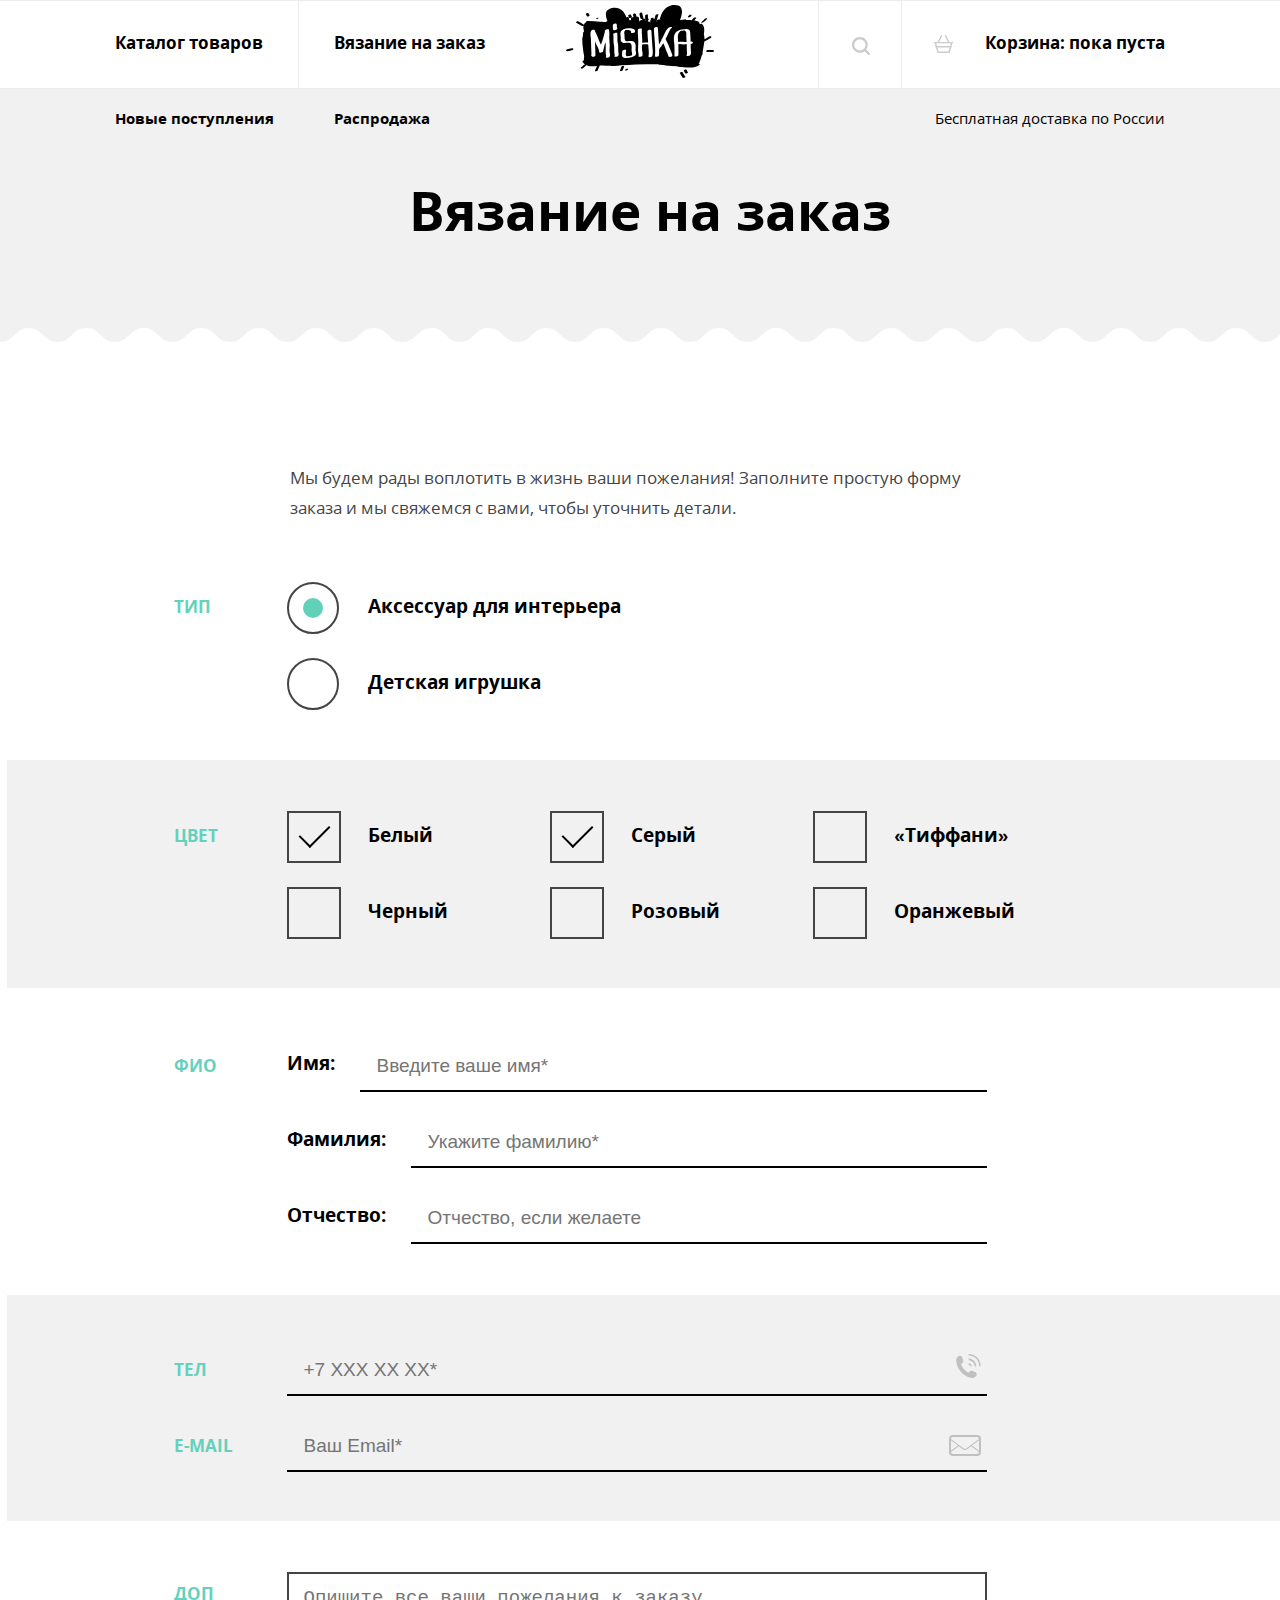
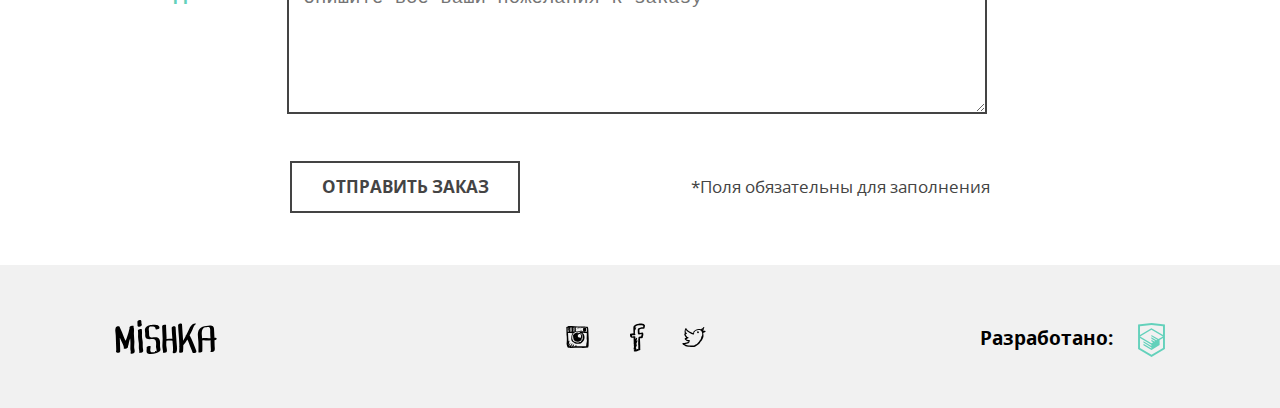
<file: form.html>
<!DOCTYPE html>
<html lang="ru">

  <head>
    <meta charset="utf-8">
    <title>HTML Academy: Мишка - Форма заказа</title>
    <meta name="viewport" content="width=device-width,initial-scale=1" />
    <link href="css/style.min.css" rel="stylesheet">
  </head>

  <body class="page">
    <svg style="display:none;" xmlns="http://www.w3.org/2000/svg"><symbol id="icon-cart" viewBox="264.205 370.961 20.294 18.849"><path d="M283.75 378.19h-3.151l-3.407-6.814a.75.75 0 1 0-1.341.671l3.071 6.143h-9.138l3.072-6.143a.75.75 0 0 0-1.341-.671l-3.407 6.814h-3.151a.75.75 0 0 0 0 1.5h.157l.855 2.991a.737.737 0 0 0-.316.595c0 .396.309.71.697.739l1.656 5.795h12.697l1.656-5.795a.745.745 0 0 0 .698-.739.738.738 0 0 0-.316-.596l.854-2.991h.157a.75.75 0 1 0-.002-1.499zm-4.181 10.121h-10.433l-1.224-4.284h12.881l-1.224 4.284zm1.653-5.785h-13.739l-.81-2.836h15.359l-.81 2.836z"/></symbol><symbol id="icon-fb" viewBox="56.519 49.996 14.962 27.718"><path d="M68.181 55.188c1.026.029 1.993 0 2.681-.3.391-.818.556-1.854.619-2.989-.19-.015-.062-.337-.207-.399-.029-.202-.278-.195-.309-.398-.277-.165-.457-.422-.723-.598-.727-.162-1.44-.335-2.164-.499-.849.044-1.895-.103-2.58.1-2.619-.04-3.997 1.12-5.259 2.392-.023.078-.003.197-.105.199-.574 1.587-.125 3.621-.204 5.581.099.436.107.958.204 1.395-.998.296-2.212.387-3.402.499-.317.324-.178 1.089-.206 1.693.085.583.278 1.06.413 1.595.211.193.596.396.825.498.065.029.071.082.103.1.506.268 1.451.008 2.268.1-.136 1.978.256 3.915 0 5.68.007.327.295.382.208.798-.001.963-.067 1.99.208 2.69-.287.455-.497.982-.415 1.794.122.016.114.157.105.299-.075.47.643.175.515.698.162.456-.428.184-.413.498v.896c.53.285 1.462.182 2.268.199.908-.419 2.188-.479 2.785-1.196.459.235.916-.014 1.238-.199-.018-.315.273-.333.205-.698-.004-.328-.173-.496-.103-.896v-2.89c-.206-2.293-.048-4.938-.309-7.176.888-.105 1.917-.075 2.578-.398.357-.451.377-1.23.516-1.895.177-.226.221-.583.206-.996.19-.213.068-.729.104-1.096-.141-.595-.168-1.3-.825-1.39-.884-.235-2.043.595-2.991.299.049-1.134-.293-2.342 0-3.388.746-.181 1.446-.4 2.166-.602zm-3.818 4.783c.117.254.254.486.414.698.079.022.203.003.205.101a10.319 10.319 0 0 0 3.096-.299c0 .998-.271 1.733-.518 2.492-.662.045-1.467.3-1.958.198-.276.165-.372.506-.62.698-.049.441.142.495 0 .797-.201.137-.055.611-.205.796v1.496c.085.281-.146.258-.104.497v3.488c-.085.281.146.258.104.498v2.989c.063.271-.132.791.103.896-.07.364-.412-.021-.824.1-.528.122-.926.369-1.548.4.117-.353.32-.622.311-1.097.049-.381-.365-.312-.516-.49.193-.644.562-1.117.722-1.793.197-.515.714-1.298.31-1.794-.522-.105-.521.293-.826.398-.022.077-.002.196-.103.199-.023.077-.003.196-.103.199.01.12-.151.062 0 0 .022-.078.002-.197.103-.199.023-.077.002-.197.103-.199v-.299c.368-.575.67-1.214.826-1.993.191-.28.283-.656.412-.997.156-.262.34-.869.104-1.195-.517.033-.796.295-.93.697-.32-.189.161-.434.104-.697.138-.231.169-.566.309-.797.202-.413.564-1.304 0-1.596-.438-.023-.612.207-.723.498-.214.191-.43.383-.516.698-.373-.07-.143-.727-.206-1.097-.067-.52.122-.899 0-1.195-.56-.799-2.026-.105-3.197-.299-.108-.307-.222-.984-.104-1.195 1.045-.088 2.479.201 3.197-.199.024-.078.003-.197.104-.199.094-.723-.271-1-.515-1.396.232-.806.04-2.02.104-2.989.233-.141.328-.414.515-.598.112-.955.673-1.476.722-2.49-.273.001-.607-.055-.619.199-.302-.114-.382.479-.515.199-.112-.541.246-.626.309-.997.599-.418 1.212-.82 1.856-1.195 1.741-.244 4.648-.449 6.086.198.051.616-.287.854-.207 1.496h-1.546c-1.092.24-1.987.672-2.991.997-.24.066-.276.331-.516.398-.036.396-.225.646-.311.996-.079 1.431.133 2.589.102 3.978z"/></symbol><symbol id="icon-insta" viewBox="53.115 53.19 21.769 21.334"><path d="M74.881 65.336c-.013-2.395-.344-4.788-.303-7.135a37.854 37.854 0 0 0-.152-2.278c-.105-.3-.111-.699-.152-1.062-.26-.17-.222-.64-.456-.835-.423-.233-1.201-.114-1.744-.22-.657-.026-1.254-.115-1.899-.153-1.936-.101-3.973-.076-5.996-.076-2.001 0-3.954-.145-5.695-.379h-2.202c-.097.004-.105.098-.227.076-.599.034-1.077.188-1.595.303-.21.119-.421.235-.683.304-.136.192-.513.145-.607.379-.186.212.185.451 0 .607v.911c.173.13.027.58.075.835v.987c-.017 1.281.134 2.397.076 3.72.467 2.762.374 6.537.076 9.413.155.579.363 1.105.455 1.746.256.479.335 1.133.683 1.52.502.206 1.233.186 1.898.229.383.098.667.293 1.14.3 2.843-.21 5.496-.154 8.427-.229 2.704.24 5.802.188 8.275-.228.195-.134.128-.529.228-.76-.056-.385.207-.449.228-.759.131-2.395.164-4.789.15-7.216zm-12.982-6.225c.757-.153 1.48-.341 2.429-.304.71.076 1.287.283 1.897.456.116.184-.243.547.153.684v.076c.059.017.149.002.151.076.445.035.794.167 1.063.379.45.055.536.476 1.138.3-.091.213-.084.524-.075.835.324 1.183.475 2.81.303 4.252-.164.163-.215.442-.303.683-.311.322-.481.785-.836 1.062-.095.236-.25.408-.454.533-.116.213-.206.452-.457.53-.298.163-.577.011-.834-.076-.446.162-.904.312-1.215.607-.816-.096-1.648-.175-2.43-.304-.242-.139-.487-.273-.835-.305a1.997 1.997 0 0 0-.836-.455c-.101-.127-.337-.118-.455-.229-.198-.029-.229-.227-.456-.229-.118-.412-.443-.618-.532-1.062-.226-.331-.308-.805-.455-1.215-.043-1.434.091-2.692.379-3.796.346-.591.779-1.094 1.138-1.67.249.021.365-.09.38-.304.306.053.434-.072.684-.075.257.008.269-.309.458-.449zm-1.67-2.733c-.117-.263-.066-.691-.075-1.062-.007-.285.278-.279.304-.532-.003-.074-.093-.059-.152-.076.126-.146.701-.097.834 0 .132.537-.354.455-.531.684.011.167.322.032.456.076.029.854-.059 1.496 0 2.202h-.456c-.007.234.229.226.456.228-.059.286.092.363.075.607-.226.153-.716.042-1.062.075-.103-.594.235-1.375.151-2.202zm-.683-1.594c.088-.013.134.016.151.076.179.253.01.683-.076.911-.173-.179-.026-.682-.075-.987zm.152 1.822c-.132-.069-.168-.237-.152-.456.132.071.167.238.152.456zm0 1.367c-.058.139-.082-.045-.076-.152.058-.139.081.045.076.152zm-.152.228c.175-.024.084.219.228.227-.009.193-.283.179-.38.077.039-.112.113-.193.152-.304zm-2.354-1.216c.006-.108.013-.214-.076-.228-.073-.733.13-1.415 0-1.973.25-.155.769-.042 1.139-.077v1.139c-.088.064-.203.101-.379.077-.054.28.324.131.379.304.008.853-.056 1.777.152 2.429-.565-.059-.906.107-1.442.076.097-.612-.019-1.435.531-1.594-.012-.141-.257-.047-.304-.153zm-.531 0c-.204.021-.217-.534-.077-.607.328.006.249.501.077.607zm-.152.988c.077-.312.034-.304.075-.683.228.013.26.77-.075.683zm.228-2.05c-.263.054-.273-.266-.153-.38.263-.053.272.267.153.38zm0-1.139c.033.159-.052.201-.076.304-.176.023-.084-.219-.229-.229.025-.102.191-.062.305-.075zm-.228 3.721c.148-.031.11.345-.076.227a.363.363 0 0 0 .076-.227zm-.684-3.721c.029.259-.438.32-.379 0h.379zm-.987.076c-.034.219-.326.179-.379.379-.214-.17.084-.468.379-.379zm-.455.759c.226-.205.451-.41.684-.607-.021-.123.071-.131.076-.228h.229c.102.381-.261.296-.305.531.021.122-.072.131-.075.227.02.335.121.588.075.988-.27.008-.276.28-.607.227.022-.428-.135-.674-.077-1.138zm.076 3.265V57.29c.195-.185.396-.364.607-.532.295.489.179 1.392.455 1.897-.275.157-.75.111-1.062.229zM72.68 69.968c-.109.954-.158 1.968-.379 2.809-2.89.123-6.02.005-8.883.153-.199.045-.273-.031-.229-.229-.253 0-.258.247-.531.229.201-.336.438-.898.151-1.291-.797.013-.797.821-1.138 1.291-.686-.053-1.137.127-1.823.075.18-.705.75-1.021.911-1.745-.395-.55-.989.138-1.214.455-.204.48-.557.81-.76 1.29H57.8c.238-.469.489-.926.759-1.366.171-.512.625-.741.683-1.367-.157-.28-.42-.029-.683 0-.123.182-.272.335-.38.531-.232.376-.501.714-.684 1.14-.181.208-.335.003-.53.227-.389.271-.581.736-.988.987-.174-.06.039-.356.153-.38.045-.181-.096-.55.075-.607.063-.366.212-.647.379-.91.119-.742.521-1.199.684-1.898-.559.099-.674.643-.988.987-.212.445-.542.772-.683 1.291-.174-.131-.028-.58-.076-.836.122-.586.298-1.119.38-1.746.133-.22.173-.535.228-.834.168-.209.046-.61-.077-.761-.226.027-.374.133-.455.304-.192-.032-.193.506-.304.304-.045-2.587-.451-4.812-.456-7.438.026-.331-.183-.424-.228-.685 1.629.028 3.121.091 4.783.229-.089.139-.199.257-.304.379-.144.07-.226.173-.378.304-.604 1.653-.975 3.984-.607 6.15.229.58.589 1.029.986 1.441.907.485 1.635 1.149 2.506 1.671 1.701.361 3.84.369 5.541 0 .236-.12.484-.226.685-.38 1.364-1.242 2.753-2.459 2.961-4.859v-1.367c-.197-1.598-.688-2.905-1.747-3.644.331-.22 1.099.043 1.67.076.223.013.447.014.684 0 .408-.024.928-.055 1.443 0 .144.187.113.544.228.76-.062 1.684-.192 3.3-.152 5.087.103.454.127.986.229 1.441-.091.973-.237 1.89-.457 2.732zm.379-11.16c-.639-.12-1.232-.284-1.897-.379.072-.333.799-.01.987-.228.385-.223.295-.92.304-1.51.032-.348.114-.644.076-1.063-.401-.951-1.783-.421-2.886-.455-.225.718-.47 1.8-.304 2.657.169.49 1.024.292 1.519.456-.14.332-.688.057-.987.076-.296-.083-.707-.052-.986-.151-2.285.078-4.284.004-6.529.151.117-1.248.063-2.465-.076-3.645h3.112c-.344.364-.912.507-1.29.835-.44.244-.861.505-1.139.911.249.134.535-.245.759-.379.355-.074.479-.381.835-.455.423-.438 1.096-.625 1.67-.912.378-.022.697.013.987.077 1.283.007 2.456.126 3.796.076.614.145 1.45.069 1.974.304.107.298.231.579.305.911.008.986-.149 1.816-.23 2.723zm-5.845-3.72c.11-.047-.009-.092 0 0zm0 0c-.529.154-1.019.348-1.367.682.484-.198 1.059-.306 1.367-.682zm1.062.607c.111-.047-.007-.091 0 0zm-1.746.911c.727-.158 1.181-.591 1.746-.911-.437.019-.592.32-.987.379-.215.217-.6.26-.759.532zm-.683-.835c-.111.047.007.092 0 0zm-.683.607c.11-.046-.008-.092 0 0zm-.075.076c.063.014.07-.03.075-.076-.064-.014-.072.03-.075.076zm-.077.076c.064.014.072-.03.077-.076-.067-.013-.072.029-.077.076zm-.834.608c.346-.134.613-.348.834-.607a2.018 2.018 0 0 0-.834.607zm2.276.987c.533-.049.749-.416 1.215-.531.284-.298.784-.381.987-.76-.56.023-.766.399-1.216.531-.284.297-.751.413-.986.76zm-2.276-.987c-.317-.074-.016.227 0 0zm-.533.379c.021.021.115-.037.076-.077-.021-.02-.116.038-.076.077zm2.809.608c-.11.047.007.091 0 0zm-1.14 1.821c-.223-.231-.676-.233-.986-.379-.697-.038-1.223.093-1.746.229-.304.151-.607.304-.91.454-.266.166-.444.417-.76.532-.205.225-.352.51-.684.607-.004.223-.173.281-.304.379-.089.115-.094.312-.227.381-.007.12.036.29-.076.303.108 1.512.291 2.948.683 4.177.287.623.975.846 1.442 1.29.589.297 1.328.444 2.126.531.277-.052.553-.105.911-.076a5.088 5.088 0 0 0 2.81-1.441c.1-.281.252-.508.455-.684-.254-.671.293-1.098.455-1.59.002-1.344-.201-2.48-.607-3.415-.256-.579-.92-.751-1.366-1.139-.059-.018-.15-.003-.151-.077-.269-.136-.733-.239-1.065-.082zm-3.415 4.327c-.113-.063-.109-.244-.152-.379.256-.078.118.237.152.379zm.076.305c.041-.117.079-.006.076.075-.04.118-.079.005-.076-.075zm.456-2.051c.015-.086.075-.042.075 0-.014.087-.075.043-.075 0zm1.67-2.125c-.203.258.041.576.077.836-.305-.039-.574-.887-.077-.836zm.379 3.948c-.04-.038.055-.097.076-.076.04.038-.054.097-.076.076zm.759 2.884c.034-.109.066.008.152 0-.018.097-.15.077-.152 0zm2.201-2.581c-.233-.057-.145.208-.379.152.069-.159.118-.338.229-.455.134.019.172.13.15.303zm-1.137-3.796c.211.119.441.217.606.381.085.219.243.363.38.529.058.778.179 1.492.151 2.354-.257.099-.438.271-.683.381-.78-.006-1.358-.212-1.897-.456-.171-.259-.355-.505-.532-.759v-1.062c.17-.185.319-.391.456-.607.228-.127.508-.201.454-.607-.038-.062-.078-.124-.075-.229.158.045.245.159.379.229.323.017.41-.2.761-.154z"/></symbol><symbol id="icon-mail" viewBox="0 0 32 32"><path d="M28 5H4a4 4 0 0 0-4 4v13a4 4 0 0 0 4 4h24a4 4 0 0 0 4-4V9a4 4 0 0 0-4-4zM2 10.25l6.999 5.25L2 20.75v-10.5zM30 22c0 1.104-.898 2-2 2H4c-1.103 0-2-.896-2-2l7.832-5.875 4.368 3.277a3 3 0 0 0 3.599 0l4.369-3.277L30 22zm0-1.25l-7-5.25 7-5.25v10.5zm-12.801-2.148c-.35.263-.763.4-1.199.4s-.851-.139-1.2-.4L10.665 15.5l-.833-.625L2 9.001V9c0-1.103.897-2 2-2h24c1.102 0 2 .897 2 2l-12.801 9.602z"/></symbol><symbol id="icon-phone" viewBox="0 0 24.829 24.333"><path d="M17.321 24.333h-1.115c-4.904-.58-8.497-2.857-11.11-5.772C2.473 15.637.402 11.875 0 6.817V5.459c.091-.921.544-1.55 1.067-2.086.65-.666 1.63-1.522 2.522-1.553.659-.022 1.78.451 2.232 1.066.388.53.595 1.59.775 2.378.185.797.6 1.95.485 2.717-.176 1.196-1.764 1.703-2.231 2.572 1.551 3.721 4.089 6.456 7.472 8.345.847-.465 1.595-1.864 2.767-1.892.428-.012.972.209 1.406.34.477.143.891.326 1.311.484.705.266 1.957.621 2.378 1.213.433.61.681 1.608.581 2.231-.194 1.234-2.227 2.603-3.444 3.059zM12.529 1.528c5.949 0 10.771 4.822 10.771 10.771h1.529C24.829 5.507 19.323 0 12.529 0v1.528z"/><path d="M12.529 9.327v1.552a1.42 1.42 0 0 1 1.421 1.42h1.553a2.973 2.973 0 0 0-2.974-2.972zM12.529 6.246a6.054 6.054 0 0 1 6.056 6.054h1.588a7.642 7.642 0 0 0-7.644-7.641v1.587z"/></symbol><symbol id="icon-search" viewBox="-0.8 -0.8 17.6 17.6"><path d="M16.47 14.93l-3.415-3.415A7.67 7.67 0 0 0 14.6 6.899C14.6 2.646 11.153-.8 6.9-.8S-.8 2.646-.8 6.899s3.446 7.7 7.699 7.7c1.734 0 3.326-.58 4.613-1.546l3.417 3.416c.203.202.418.33.771.33a1.1 1.1 0 0 0 1.1-1.1c0-.24-.061-.499-.33-.769zM1.399 6.899a5.5 5.5 0 1 1 11 0c0 3.038-2.462 5.5-5.5 5.5s-5.5-2.461-5.5-5.5z"/></symbol><symbol id="icon-twitter" viewBox="52.253 53.771 23.494 20.168"><path d="M75.706 57.855c-.227-.366-.909-.277-1.407-.371h-1.112c.142-.353.343-.646.52-.963.056-.438.254-.734.223-1.26.129-.167.176-.417.296-.593.104-.144.242-.477.074-.667-.051-.221-.295-.249-.593-.222a.515.515 0 0 0-.222.148c-.448.433-.778 1.014-1.261 1.408-.009.008-.062 0-.074 0-.087.005-.033.046-.075.074-.146.098-.257.152-.369.223-.284.176-.547.445-.891.519-.529-.211-1.156-.326-1.852-.37-1.157.102-2.303.215-3.038.741-.911.35-1.477 1.042-2.149 1.63-.049.32-.342.398-.37.741-.005.045-.012.088-.073.074.043.241-.051.345-.074.519-.001.133.199.431 0 .52-.822-.12-1.485-.63-2.149-.964-.718-.36-1.468-.604-2.074-1.111-.716-.322-1.26-.816-1.778-1.334-.208-.312-.542-.496-.667-.89-.379-.164-.175-.912-.741-.889-.315-.043-.345.199-.444.37-.07.227-.361.232-.371.519-.004.046-.011.088-.074.075-.17 1.089-.527 1.992-.519 3.26.129.415.35.738.593 1.038-.418.051-.716.222-.89.519-.06 1.073.378 1.647.742 2.297.134.384.352.685.593.963.017.229.206.288.296.445.019.105.123.125.149.223-.04.105.289.18.073.221-.413.131-1.016.07-1.259.371-.109.279-.109.833 0 1.111.034.237.282.262.296.519.499.417 1.082.747 1.631 1.112.574.166 1.211.271 1.852.37-.102.343-.338.551-.593.741-.78.381-1.849.474-2.742.74-.555.038-.956.23-1.556.223-.333.127-.854.075-1.112.223-.122.068-.102.096-.222.221-.134.412.111.74.444.89-.005.253.219.276.371.371.089.183.254.29.445.37.544.468 1.268.759 1.927 1.112.83.183 1.648.376 2.52.519.896.116 1.901.124 2.816.222h.963c.511.132 1.23.054 1.853.074.095-.102.322-.073.519-.074.522-.269 1.196-.385 1.631-.74.574-.241.989-.642 1.557-.89.866-.765 1.937-1.324 2.519-2.37.205-.189.351-.438.445-.74.265-.156.385-.454.593-.667.404-.41.706-.924 1.037-1.4.319-.496.576-1.054.89-1.556-.01-.405.306-.484.296-.89.193-.226.177-.662.371-.88-.033-.255.029-.415.074-.594.047-1.281-.047-2.422-.297-3.407.588-.155 1.181-.302 1.631-.593.52-.206.993-.603.808-1.281zm-3.408 4.076c-.153.859-.615 1.41-1.038 2.001.059.379-.104.538-.073.889a4.303 4.303 0 0 0-.371 1.037c-.203.267-.332.606-.519.89-.366.548-.777 1.051-1.186 1.557-.378.56-.912.965-1.334 1.481-.42.493-.942.885-1.407 1.334-.474.17-.89.396-1.26.667a5.06 5.06 0 0 0-.667.296c-.177.146-.499.145-.668.29-1.086.147-2.3.17-3.555.148-1.031-.105-2.115-.159-3.039-.371-.922-.189-1.511-.712-2.297-1.037.153-.242.634-.154.963-.222.031-.166.394-.003.444-.149.257.06.285-.109.52-.07.563-.201 1.23-.302 1.705-.593.282-.138.406-.434.667-.593.033-.189.104-.341.222-.444.047-.275.201-.441.148-.815.111-.21.299-.343.296-.667-.074-.147-.128-.316-.296-.371-.026-.196-.377-.067-.444-.222-.255.032-.416-.029-.593-.075-.154-.043-.487.092-.519-.073-.842-.023-1.3-.43-1.853-.74.431-.262 1.032-.353 1.333-.742.516-.076 1.058-.129 1.112-.666 0-.717-.771-.661-1.333-.815-.773-.66-1.194-1.672-1.779-2.52.238-.157.564-.226.741-.444.454.058.54-.251.667-.52.019-.488-.333-.605-.593-.815a3.49 3.49 0 0 1-.667-.74c-.003-.818-.021-1.652.074-2.372.063-.014.07.029.074.074.227.441.559.775.815 1.186.532.357.925.853 1.556 1.112.452.413 1.108.621 1.557 1.038.601.263 1.158.57 1.704.889.669.194 1.056.673 2.001.593.198-.098.394-.199.593-.297.258-.456-.059-1.079.147-1.63.255-.659.797-1.031 1.26-1.481.29-.155.555-.335.815-.519.347-.098.675-.216.964-.37a6.223 6.223 0 0 0 1.037-.148h1.26c.244.052.475.119.74.148.209.137.38.313.666.371.789.693 1.271 1.696 1.409 3.039-.122.484.053.873.001 1.481zm.296-5.632c-.129.34-.23.707-.593.815-.017-.105-.122-.125-.147-.222-.012-.209.209-.186.296-.296.162-.085.245-.248.444-.297-.007-.09.108-.046 0 0zm-5.484 3.038c.163.135.284.31.519.371.101.221.314.327.594.37.047-.15.346-.049.37-.222.174-.023.166-.229.296-.297-.018-.55-.129-1.006-.37-1.333-.758-.423-1.676.039-1.409 1.111z"/></symbol><symbol id="icon-video" viewBox="0 0 32 32"><path d="M26 15l6-4v16l-6-4v-8zm-2 0v8a4 4 0 0 1-4 4H4a4 4 0 0 1-4-4v-8a4 4 0 0 1 4-4h10a2 2 0 0 1 2-2V7H5a1 1 0 1 1 0-2h12a1 1 0 0 1 1 1v3a2 2 0 0 1 2 2 4 4 0 0 1 4 4zm-12 0H4v8h8v-8zm8 1a1 1 0 0 0-1-1h-4a1 1 0 1 0 0 2h4a1 1 0 0 0 1-1z"/></symbol><symbol id="logo-footer" viewBox="0 0 101.615 34.056"><path d="M19.135 21.495c-.083-2.683-.51-5.347-.475-8.035.028-2.174.389-4.41-.36-6.495.047-.237.096-.473.14-.711.193-1.045-3.271-.492-3.813.464-.343.28-.519.615-.375.957.037.086.069.174.102.261-.656 3.204-1.57 6.306-2.621 9.412-.402 1.188-.888 2.349-1.298 3.533-.582-1.104-1.169-2.194-1.643-3.377-1.374-3.433-2.612-6.902-4.287-10.206.19-1.528-3.204-1.368-3.873.032-.809 1.694-.705 3.403-.438 5.214.3 2.042.353 4.05.377 6.111.047 3.976.358 7.943.417 11.919-.354.395-.461.881-.091 1.375.162.216.361.382.571.549.904.724 3.5.107 3.496-1.271-.014-4.123-.312-8.238-.42-12.358a98.054 98.054 0 0 1-.024-1.21l.171.434c.64 1.604 1.31 3.163 2.185 4.654.868 1.478 1.303 3.064 1.803 4.677-.189.217-.303.462-.233.708-.039.18.07.292.251.36.639.548 1.841.274 2.509-.007a6.07 6.07 0 0 0 .826-.424c.345-.212.883-.679.729-1.159l-.087-.279c.47-1.27.709-2.589.965-3.93.272-1.428.782-2.78 1.295-4.133.052.619.106 1.238.156 1.855.204 2.554.033 5.072.007 7.626-.008.847.054 1.633.219 2.461.068.343.367 1.808.281 1.887-.611.564-.433 1.257.385 1.437.915.201 2.081-.105 2.77-.742 1.198-1.106.632-2.845.361-4.241-.452-2.342.095-4.964.022-7.348zM27.499 22.17c-.074-1.988-.765-3.862-.774-5.872-.011-2.305.181-4.593-.155-6.886-.106-.725-4.056.1-3.917 1.05.309 2.11.197 4.229.159 6.354-.037 2.044.468 3.898.73 5.904.269 2.054-.084 4.157.149 6.213.109.962.75 2.743.089 3.58-.42.532 1.469.342 1.553.326.769-.142 1.793-.392 2.304-1.038.653-.828.196-2.426.053-3.357-.316-2.059-.114-4.195-.191-6.274zM43.828 18.851c-2.062-2.784-5.889-.78-8.561-1.54-1.377-.392-1.395-2.271-1.392-3.396.004-1.426-.114-2.732-.273-4.146-.119-1.052-.024-2.121.746-2.904.142-.144.859-.336.81-.339a8.132 8.132 0 0 1 1.067-.093c1.549-.066 4.613.232 4.019 2.483-.266 1.01 3.596.431 3.877-.637 1.213-4.598-7.284-3.714-9.686-3.078-2.21.588-4.648 1.846-4.775 4.399-.061 1.219.273 2.379.325 3.587.061 1.39-.198 2.776.289 4.118 1.082 2.982 5.52 1.576 7.778 1.745 3.845.287 2.697 5.469 2.748 7.883.027 1.288 1.181 3.429.211 4.507-.595.662-1.982.699-2.792.768-.813.068-2.201.312-2.742-.461-.993-1.418.091-3.799-.121-5.425-.121-.924-4.066-.095-3.917 1.05.342 2.627-1.399 6.145 2.402 6.596 2.441.289 5.191-.161 7.5-.928 1.196-.396 2.307-.942 3.243-1.793 1.035-.941.694-2.348.417-3.547-.677-2.918.731-6.279-1.173-8.849zM61.155 18.662c-.122-3.777-.69-7.513-.706-11.297-.008-1.971-3.963-1.305-3.957.343.015 3.608.497 7.167.682 10.764l.013.221c-1.949-.018-3.899.177-5.853.246.201-4.633-.611-9.227-.435-13.857.022-.582-3.874-.09-3.917 1.049-.171 4.475.587 8.915.453 13.392-.064 2.136-.245 4.264-.259 6.402-.007 1.095.171 2.183.329 3.263.146.999.484 2.331.182 3.318-.237.772 3.561.29 3.862-.694.544-1.778-.222-4.039-.405-5.839-.175-1.725-.039-3.499.083-5.248 2.03-.13 4.059-.297 6.08-.012.09 1.378.196 2.754.322 4.134a45.83 45.83 0 0 1 .196 3.475c.015 1.019.142 2.496-.221 3.461-.773 2.057 3.15 1.889 3.723.364.703-1.87.502-4.199.383-6.164-.148-2.443-.477-4.874-.555-7.321zM78.087 23.136c-.939-2.758-2.373-5.177-3.616-7.797 1.001-1.949 2.018-3.898 2.932-5.888.831-1.808 1.446-3.819 3.08-5.092.574-.447.55-.896-.255-.951-.875-.061-2.064.192-2.77.742-1.485 1.158-2.427 2.563-3.201 4.268a160.304 160.304 0 0 1-2.914 6.075l-.224.443c-.49.315-.785.762-.639 1.266-.792 1.563-1.6 3.117-2.499 4.61-.299-5.534-.955-11.061-1.15-16.6-.045-1.27-3.971-.479-3.917 1.049.243 6.868 1.219 13.719 1.286 20.587l-.047.051c-.301.308-.19.494.051.602a60.756 60.756 0 0 1-.209 5.254c-.472.745.463 1.139 1.084 1.139h.096c.739 0 2.626-.35 2.718-1.364.191-2.1.251-4.196.232-6.291 1.59-1.715 2.89-3.63 4.055-5.635.759 1.48 1.482 2.972 1.989 4.582.861 2.741 2.299 5.261 3.131 8.014.544 1.806 4.457.738 3.917-1.049-.829-2.753-2.204-5.297-3.13-8.015zM101.59 18.501c-.21-.832-1.372-.849-2.271-.77-.012-.335-.02-.671-.036-1.006-.125-2.661-.165-5.379-.392-8.032-.209-2.458-1.585-3.337-3.972-3.247-2.416.092-5.229.527-7.482 1.403-2.607 1.014-4.058 2.935-4.559 5.681-.549 3.014.24 6.219.373 9.246.154 3.503.066 7.014.062 10.519 0 .573 3.916.031 3.917-1.049.003-2.776.042-5.551 0-8.327a52.196 52.196 0 0 0-.102-2.444c1.369-.593 3.687.012 5.05.141 1.107.104 2.169-.166 3.244-.292.021 2.312.107 4.635.202 6.944.049 1.184.477 3.53-.354 4.511-.437.516 1.48.343 1.555.33.793-.146 1.761-.401 2.303-1.041.949-1.12.456-3.79.401-5.126-.078-1.91-.102-3.824-.141-5.737 1.154-.147 2.417-.854 2.202-1.704zm-14.618-.15c-.103-1.245-.217-2.49-.303-3.743-.16-2.331.117-5.583 2.29-6.999.58-.379 1.675-.315 2.354-.438.97-.176 1.956-.389 2.829.19 1.21.802.912 3.657.911 4.869-.003 2.005.207 4.001.31 6.003-.552.055-1.111.089-1.683.076-2.286-.053-4.544-.413-6.708.042zM24.108 6.7a3.157 3.157 0 0 0 1.477-.524l.256-.216c.52-.335.972-.827.728-1.361-.504-1.105-.423-2.231-.416-3.414.006-.958-.963-1.246-1.781-1.174-.723.063-2.168.581-2.175 1.52-.006.993-.071 2.016.109 2.992-.047.113-.074.239-.104.355-.055.212.016.42.142.59l.002.134.015.335a.901.901 0 0 0 .429.53c.388.233.878.275 1.318.233z"/></symbol><symbol id="logo-htmlacademy" viewBox="0 0 26.943 34.09"><path d="M13.62.017L13.472 0 0 1.412v24.661l13.473 8.017 13.43-7.99.042-.025V1.412L13.62.017zm11.399 12.11L13.495 5.334l-.001-.104-.087.05-.088-.056v.109L1.925 12.118V3.147l11.548-1.212L25.02 3.147v8.98zm-11.614-5.34L24.923 13.5l-4.479 2.64-7.093-4.221-.014 1.415 5.904 3.513-.86.507-5.03-2.992-.014 1.415 3.827 2.275-.782.523-3.031-1.787-.014 1.413 1.853 1.091-1.8 1.081-11.356-6.751 11.371-6.835zm-11.48 8.34l11.411 6.791.016 1.044-7.942-4.728-.015 1.416 7.979 4.795.018 1.076-7.973-4.74-.013 1.414 8.021 4.822.046.025 8.143-4.872-.011-5.177 3.415-2.036v10.021L13.472 31.85 1.925 24.979v-9.852z"/></symbol></svg>
    <header class="page-header">
      <div class="page-header__logo">
        <a href="index.html">
          <picture>
            <source media="(min-width: 1150px)" srcset="img/logo-desktop.svg">
            <source media="(min-width: 768px)" srcset="img/logo-tablet.svg">
            <img src="img/logo-mobile.svg" alt="Мишка" width="86" height="35">
          </picture>
        </a>
      </div>
      <nav class="main-nav main-nav--closed npm  main-nav--nojs">
        <button class="main-nav__toggle" type="button">Открыть меню</button>
        <div class="main-nav__wrapper">
          <ul class="main-nav__items">
            <li class="main-nav__item">
              <a href="catalog.html">Каталог товаров</a>
            </li>
            <li class="main-nav__item">
              <a href="form.html">Вязание на заказ</a>
            </li>
          </ul>
          <ul class="main-nav__widget-items">
            <li class="main-nav__widget-item">
              <a class="main-nav__search-link" href="search-form.html">Поиск по сайту<svg class="main-nav__search-icon" width="18" height="18">
                <use xmlns:xlink="http://www.w3.org/1999/xlink" xlink:href="#icon-search"></use>
              </svg></a>
            </li>
            <li class="main-nav__widget-item">
              <a class="main-nav__widget-cart" href="knitting-to-order.html">Корзина: пока пуста<svg class="main-nav__search-icon" width="21" height="18">
                <use xmlns:xlink="http://www.w3.org/1999/xlink" xlink:href="#icon-cart"></use>
              </svg></a>
            </li>
          </ul>
          <ul class="main-nav__add-items">
            <li class="main-nav__add-item">
              <a>Бесплатная доставка по России</a>
            </li>
            <li class="main-nav__add-item">
              <a href="sale.html">Распродажа</a>
            </li>
            <li class="main-nav__add-item">
              <a href="new-arrivals.html">Новые поступления</a>
            </li>
          </ul>
        </div>
      </nav>
    </header>
    <main class="page-content">
      <div class="page-content__title-wrapper">
        <h1 class="page-content__title">Вязание на заказ</h1>
      </div>
      <form class="page-content__form  order-form" method="post" action="https://echo.htmlacademy.ru/">
        <p class="order-form__prefix-note">Мы будем рады воплотить в жизнь ваши пожелания! Заполните простую форму заказа и мы свяжемся с вами, чтобы уточнить детали.</p>
        <div class="order-form__wrapper">
          <fieldset class="order-form__fieldset">
            <legend class="order-form__fieldset-name">Тип</legend>
              <div class="order-form__fields-radio">
                <div class="order-form__field-radio">
                  <input type="radio" name="change-type" id="change-type-1" value="1" checked="checked">
                  <label for="change-type-1">Аксессуар для интерьера</label>
                </div>
                <div class="order-form__field-radio">
                  <input type="radio" name="change-type" id="change-type-2" value="1">
                  <label for="change-type-2">Детская игрушка</label>
                </div>
              </div>
          </fieldset>
        </div>
        <div class="order-form__wrapper">
          <fieldset class="order-form__fieldset  order-form__fieldset--checklist">
            <legend class="order-form__fieldset-name">Цвет</legend>
            <div class="order-form__fields-checkbox">
              <div class="order-form__field-checkbox">
                <input type="checkbox" name="change-color-1" id="change-color-1" value="1" checked="checked">
                <label for="change-color-1">Белый</label>
              </div>
              <div class="order-form__field-checkbox">
                <input type="checkbox" name="change-color-2" id="change-color-2" value="2" checked="checked">
                <label for="change-color-2">Серый</label>
              </div>
              <div class="order-form__field-checkbox">
                <input type="checkbox" name="change-color-3" id="change-color-3" value="3">
                <label for="change-color-3">«Тиффани»</label>
              </div>
              <div class="order-form__field-checkbox">
                <input type="checkbox" name="change-color-4" id="change-color-4" value="4">
                <label for="change-color-4">Черный</label>
              </div>
              <div class="order-form__field-checkbox">
                <input type="checkbox" name="change-color-5" id="change-color-5" value="5">
                <label for="change-color-5">Розовый</label>
              </div>
              <div class="order-form__field-checkbox">
                <input type="checkbox" name="change-color-6" id="change-color-6" value="6">
                <label for="change-color-6">Оранжевый</label>
              </div>
            </div>
          </fieldset>
        </div>
        <div class="order-form__wrapper">
          <fieldset class="order-form__fieldset  order-form__fieldset--fio">
            <legend class="order-form__fieldset-name">ФИО</legend>
            <div class="order-form__input">
              <label for="fio-name">Имя</label>
              <input type="text" name="name" id="fio-name" placeholder="Введите ваше имя*" value="">
            </div>
            <div class="order-form__input">
              <label for="fio-family">Фамилия</label>
              <input type="text" name="family" id="fio-family" placeholder="Укажите фамилию*" value="">
            </div>
            <div class="order-form__input">
              <label for="fio-patronymic">Отчество</label>
              <input type="text" name="first-name" id="fio-patronymic" placeholder="Отчество, если желаете" value="">
            </div>
          </fieldset>
        </div>
        <div class="order-form__wrapper">
          <fieldset class="order-form__fieldset  order-form__fieldset--tel">
            <legend class="order-form__fieldset-name">Тел</legend>
            <div class="order-form__input  order-form__input--tel">
              <label for="tel">Тел</label>
              <input type="tel" name="tel" id="tel" pattern="" placeholder="+7 ХХХ ХХ ХХ*" value="" ><svg class="page-footer__input-svg" width="25" height="24">
                <use xlink:href="#icon-phone"></use>
              </svg>
            </div>
          </fieldset>
          <fieldset class="order-form__fieldset  order-form__fieldset--email">
            <legend class="order-form__fieldset-name">E-mail</legend>
            <div class="order-form__input  order-form__input--email">
              <label for="email">E-mail</label>
              <input type="email" name="email" id="email" pattern="" placeholder="Ваш Email*" value="" required="required"><svg class="page-footer__input-svg" width="32" height="32">
                <use xlink:href="#icon-mail"></use>
              </svg>
            </div>
          </fieldset>
        </div>
        <div class="order-form__wrapper">
          <fieldset class="order-form__fieldset">
            <legend class="order-form__fieldset-name">Доп</legend>
            <div class="order-form__area">
              <label class="order-form__area-label" for="add">Примечание</label>
              <textarea class="order-form__area-textarea" name="add" id="add" rows="6" placeholder="Опишите все ваши пожелания к заказу"></textarea>
            </div>
          </fieldset>
        </div>
        <div class="order-form__wrapper">
          <p class="order-form__postfix-note">*Поля обязательны для заполнения</p>
          <button class="order-form__submit  btn" type="submit">Отправить заказ</button>
        </div>
      </form>
    </main>

    <footer class="page-footer">
      <div class="page-footer__wrapper">
        <div class="page-footer__logo">
          <a href="index.html">
            <svg class="page-footer__logo-svg" width="102" height="34">
              <use xlink:href="#logo-footer"></use>
            </svg>
          </a>
        </div>
        <p class="page-footer__social">
          <span class="social-links">
            <a class="social-link  social-link--in" href="https://www.instagram.com/htmlacademy">Мы в Инстаграме<svg class="page-footer__social-svg" width="23" height="22">
              <use xlink:href="#icon-insta"></use>
            </svg></a>
            <a class="social-link  social-link--fb" href="https://www.facebook.com/htmlacademy">Мы в Фейсбуке<svg class="page-footer__social-svg" width="15" height="29">
              <use xlink:href="#icon-fb"></use>
            </svg></a>
            <a class="social-link  social-link--tw" href="https://twitter.com/htmlacademy_ru">Наш Твитер<svg class="page-footer__social-svg" width="24" height="20">
              <use xlink:href="#icon-twitter"></use>
            </svg></a>
          </span>
        </p>
        <p class="page-footer__copyright">
          <a class="page-footer__copyright-link" href="https://htmlacademy.ru/intensive/adaptive">Разработано: <svg class="page-footer__copyright-svg" width="27" height="34">
            <use xlink:href="#logo-htmlacademy"></use>
          </svg></a>
        </p>
      </div>
    </footer>

    <script>
      var navMain = document.querySelector('.main-nav');
      var navToggle = document.querySelector('.main-nav__toggle');

      navMain.classList.remove('main-nav--nojs');

      navToggle.addEventListener('click', function() {
        if (navMain.classList.contains('main-nav--closed')) {
          navMain.classList.remove('main-nav--closed');
          navMain.classList.add('main-nav--opened');
        } else {
          navMain.classList.add('main-nav--closed');
          navMain.classList.remove('main-nav--opened');
        }
      });
    </script>
  </body>

</html>
</file>
<file: css/style.min.css>
@font-face{font-family:"Open Sans";font-weight:400;src:url(../fonts/opensans.woff2) format("woff2"),url(../fonts/opensans.woff) format("woff")}@font-face{font-family:"Open Sans";font-weight:700;src:url(../fonts/opensansbold.woff2) format("woff2"),url(../fonts/opensansbold.woff) format("woff")}img{width:100%;height:auto}*{outline:none}.visually-hidden{position:absolute;width:1px;height:1px;margin:-1px;padding:0;border:0;clip:rect(0 0 0 0);overflow:hidden}.btn{margin:0;padding:14px;display:block;font-size:17px;line-height:20px;font-weight:700;font-style:normal;text-align:center;text-decoration:none;text-transform:uppercase;color:#444;background-color:#fff;border:2px solid #444}.btn:hover{color:#fff;background-color:#444}.btn:active{color:rgba(255,255,255,.3)}.page,a.btn{padding:0;line-height:48px}.page{margin:0 auto;min-width:320px;font-family:"Open Sans","Verdana",sans-serif;font-size:15px;line-height:24px;font-weight:400;font-style:normal;color:#444;background-color:#fff}.page-header,.page-header__logo{display:-ms-flexbox;display:flex;-ms-flex-pack:center;justify-content:center;-ms-flex-align:center;align-items:center}.page-header{-ms-flex-direction:column;flex-direction:column;box-shadow:inset 0 1px 0 0 #ececec}.page-header__logo{z-index:20;width:86px;height:80px}.page-header__logo a[href]:hover{opacity:.6}.page-header__logo a[href]:active{opacity:.3}.main-nav{position:relative;z-index:10;box-shadow:inset 0 1px 0 0 #ececec,inset 0 -1px 0 0 #ececec}.main-nav__toggle{position:absolute;top:-49px;right:31px;display:block;width:20px;height:20px;font-size:0;background-color:#fff;border:none;cursor:pointer}.main-nav--closed .main-nav__toggle::before{content:"";position:absolute;top:0;left:0;width:20px;height:2px;background-color:#000;box-shadow:0 6px 0 0 #000,0 12px 0 0 #000}.main-nav--closed .main-nav__toggle:hover::before{background-color:rgba(0,0,0,.6);box-shadow:0 6px 0 0 rgba(0,0,0,.6),0 12px 0 0 rgba(0,0,0,.6)}.main-nav--closed .main-nav__toggle:active::before{background-color:rgba(0,0,0,.3);box-shadow:0 6px 0 0 rgba(0,0,0,.3),0 12px 0 0 rgba(0,0,0,.3)}.main-nav--opened .main-nav__toggle::after,.main-nav--opened .main-nav__toggle::before{content:"";position:absolute;top:7px;left:0;width:20px;height:2px;background-color:#000}.main-nav--opened .main-nav__toggle::before{transform:rotate(45deg);box-shadow:none}.main-nav--opened .main-nav__toggle::after{transform:rotate(-45deg)}.main-nav--opened .main-nav__toggle:active::after,.main-nav--opened .main-nav__toggle:active::before{background-color:rgba(255,255,255,.3)}.main-nav__add-items,.main-nav__items,.main-nav__widget-items{margin:0;padding:0;list-style:none}.main-nav__add-item,.main-nav__item,.main-nav__widget-item{font-size:17px;line-height:24px;box-shadow:inset 0 -1px 0 0 #ececec}.main-nav__add-item a,.main-nav__item a,.main-nav__widget-item a{display:block;margin-left:30px;padding:28px 46px;font-weight:700;color:#000;text-decoration:none}.main-nav__add-item a[href]:hover,.main-nav__item a[href]:hover,.main-nav__widget-item a[href]:hover,.product-week__title a:hover{color:rgba(0,0,0,.6)}.main-nav__add-item a[href]:active,.main-nav__item a[href]:active,.main-nav__widget-item a[href]:active,.product-week__title a:active{color:rgba(0,0,0,.3)}.main-nav__search-link,.main-nav__widget-cart{position:relative}.main-nav__search-link svg,.main-nav__widget-cart svg{position:absolute;left:0;top:31px;width:18px;height:18px;opacity:.2}.main-nav__search-link:hover svg{fill:#63d1bb;opacity:1}.main-nav__search-link:active svg{fill:#63d1bb;opacity:.3}.main-nav__widget-cart svg{width:21px}.main-nav__widget-cart:hover svg{fill:#63d1bb;opacity:1}.main-nav__widget-cart:active svg{fill:#63d1bb;opacity:.3}.page-content{margin:0;padding:0}.page-content--index-page .page-content__title-wrapper{background-color:#f9f9f9;background-image:url(../img/hero-mobile@1x.jpg);background-position:50% top;background-repeat:no-repeat;background-size:auto 350px}.page-content--index-page .page-content__title{margin-bottom:0;padding-bottom:122px;background:0 0}.page-content__title-wrapper{background-color:#f1f1f1;box-shadow:0 -1px 0 0 #ececec}.page-content__title{margin-top:0;margin-bottom:30px;padding:70px 30px 76px;font-size:27px;line-height:30px;color:#000;font-weight:700;text-align:center;background-color:#f1f1f1}.quick-links{display:block}.quick-links__item{display:block;width:auto;height:auto;color:#fff;text-decoration:none}.quick-links__link{display:block;width:100px;padding:25px 30px 30px;font-size:19px;line-height:24px;font-weight:700;color:#fff;background-color:inherit}.quick-links__item{position:relative}.quick-links__item--left::after,.quick-links__item--right::after{content:"";position:absolute;top:0;right:27px;bottom:0;width:60px;background-repeat:no-repeat;background-position:center;opacity:.5}.quick-links__item--right::after{background-image:url(../img/icon-toy.svg)}.quick-links__item--left::after{background-image:url(../img/icon-interior.svg)}.quick-links__item--right{background-color:#56c3b2}.quick-links__item--right:hover{background-color:#46c1ae}.quick-links__item--right:active,.quick-links__item--right:active span{color:rgba(255,255,255,.3);background-color:#46c1ae}.quick-links__item--left{background-color:#63d1bb}.quick-links__item--left:hover{background-color:#59d5bc}.quick-links__item--left:active,.quick-links__item--left:active span{color:rgba(255,255,255,.3);background-color:#59d5bc}.quick-links__item--left:hover::after,.quick-links__item--right:hover::after{opacity:.7}.quick-links__item--left:active::after,.quick-links__item--right:active::after{opacity:.3}.product-week{margin-top:28px;margin-bottom:35px;font-size:15px;line-height:24px;color:inherit;background-color:inherit}.product-week__wrapper{display:-ms-flexbox;display:flex;-ms-flex-direction:column;flex-direction:column;margin:0 30px}.product-week__footer{-ms-flex-order:2;order:2}.product-week__title{margin:0 0 2px;font-size:25px;line-height:30px}.product-week__title a{color:#000;text-decoration:none}.product-week__subtitle{margin-bottom:30px;font-size:17px;line-height:24px;text-transform:uppercase;font-weight:700;color:#63d1bb}.product-week__img{-ms-flex-order:1;order:1;width:100%;height:auto;margin-top:15px;margin-bottom:18px}.product-week__descr{margin:22px 0 23px}.product-week__specification dd,.product-week__specification dt{margin:0 0 7px;padding:0 0 8px;border-bottom:1px solid #ececec}.product-week__specification dt{position:relative;display:block;width:90px;padding-right:7px;float:left}.product-week__specification dt::after{content:":";position:absolute}.product-week__footer{width:100%;text-align:center}.product-week__price{margin-bottom:20px;font-weight:700;font-size:17px}.product-week__order-btn{width:100%;margin-top:25px}.advantages{position:relative;margin:0;padding-top:35px;font-size:17px;line-height:20px;font-weight:700;color:#000;background-color:#fff}.advantages::before{content:"";position:absolute;top:0;width:100%;height:7px;background-image:url(../img/bg-zigzag-line.svg);background-size:auto 7px}.advantages__wrapper{width:260px;margin:0 auto}.advantages__title{margin:0 0 28px;font-size:25px;line-height:30px}.advantages__items{list-style:none;margin:0;padding:0}.advantages__items::after{content:"";display:table;clear:both}.advantages__item{position:relative;margin:0;padding-bottom:24px;padding-top:59px}.advantages__item::before{content:"";position:absolute}.advantages__item:nth-child(1)::before{width:32px;height:37px;top:3px;left:7px;background-image:url(../img/icon-feature-1.svg);background-size:32px 37px}.advantages__item:nth-child(2)::before{width:47px;height:27px;top:3px;left:0;background-image:url(../img/icon-feature-3.svg);background-size:47px 27px}.advantages__item:nth-child(3)::before{width:36px;height:28px;top:9px;left:6px;background-image:url(../img/icon-feature-5.svg);background-size:36px 28px}.advantages__item:nth-child(4)::before{width:35px;height:34px;top:6px;left:3px;background-image:url(../img/icon-feature-2.svg);background-size:35px 34px}.advantages__item:nth-child(5)::before{z-index:10;width:55px;height:23px;top:7px;left:-6px;background-image:url(../img/icon-feature-4.svg);background-size:55px 23px}.advantages__item:nth-child(6)::before{width:32px;height:37px;top:3px;left:3px;background-image:url(../img/icon-feature-6.svg);background-size:32px 37px}.reviews{margin:30px 0 45px;font-size:15px;line-height:30px;color:#444}.reviews__wrapper{margin:0 auto;width:260px}.reviews__title{margin:0 0 25px;font-size:25px;line-height:30px}.reviews__item{margin:0}.reviews__item p{margin-bottom:23px}.reviews__auhor-name{font-style:normal;font-size:17px;margin-top:30px}.reviews__auhor-name b{font-size:18px;line-height:24px;color:#000}.slider{background-color:#fff;background-color:rgba(255,255,255,.3)}.slider__control{display:-ms-flexbox;display:flex;margin-top:30px;margin-bottom:37px;border:none}.slider__next,.slider__prev{-ms-flex-preferred-size:calc(50%);flex-basis:calc(50%);height:50px;font-size:0;background-color:transparent;background-position:50% 50%;background-repeat:no-repeat;background-size:51px 26px;border:1px solid #ececec}.slider__next{margin-left:-1px;background-image:url(../img/icon-right-arrow.svg)}.slider__prev{background-image:url(../img/icon-left-arrow.svg)}.slider__next:hover,.slider__prev:hover{opacity:.6}.slider__next:active,.slider__prev:active{opacity:.3}.contacts{position:relative;font-size:15px;line-height:30px;color:#444;background-color:#fff}.contacts::before{content:"";position:absolute;top:0;width:100%;height:7px;background-image:url(../img/bg-zigzag-line.svg);background-size:auto 7px}.contacts__footer,.contacts__header{margin:0 auto;width:260px}.contacts__header{margin-bottom:38px;padding-right:30px;padding-left:30px}.contacts__footer{margin-bottom:10px;padding:0 30px}.contacts__title{padding-top:42px;padding-bottom:10px;margin-bottom:16px;font-size:18px;color:#000}.contacts__info{margin:0;display:-ms-flexbox;display:flex;-ms-flex-direction:row;flex-direction:row;-ms-flex-wrap:wrap;flex-wrap:wrap;-ms-flex-pack:justify;justify-content:space-between;-ms-flex-align:start;align-items:flex-start}.contacts__type{margin-bottom:30px}.contacts__data{width:183px}.contacts__data p{margin:0}.contacts__data a{padding-bottom:4px;color:#444;text-decoration:none;border-bottom:1px solid #46c1ae}.contacts__data a:hover{color:#46c1ae}.contacts__data a:active{opacity:.3}.contacts__map{height:455px;margin-bottom:39px}.contacts__write{margin-bottom:40px}.page-footer{font-size:19px;line-height:18px;color:#000;font-weight:700;background-color:#f1f1f1}.page-footer__wrapper{width:auto;margin:0 auto;padding:0 30px}.page-footer__social+.page-footer__copyright{border-top:1px solid #e5e5e5}.order-form__field-checkbox input,.order-form__field-radio input,.page-footer__logo{display:none}.page-footer__social{padding-top:24px;padding-bottom:18px;margin:0 0 0 -7px}.page-footer__copyright{display:block;margin:0;padding:22px 0;text-align:center}.page-footer__copyright-link{width:27px;height:24px;margin:0 auto;vertical-align:middle;font-size:inherit;color:inherit;text-decoration:none}.page-footer__copyright-svg{margin-left:20px;vertical-align:middle;fill:#63d1bb}.page-footer__copyright-link:active{opacity:.3}.social-links{display:-ms-flexbox;display:flex;-ms-flex-pack:center;justify-content:center;-ms-flex-align:center;align-items:center}.social-link{font-size:0;fill:#000}.page-footer__copyright-link:active .page-footer__copyright-svg,.page-footer__copyright-link:hover .page-footer__copyright-svg,.social-link:hover{fill:#46c1ae}.social-link:active{fill:#46c1ae;opacity:.3}.social-link--fb{margin-right:37px;margin-left:41px}.catalog-list{display:-ms-flexbox;display:flex;-ms-flex-direction:column;flex-direction:column;-ms-flex-align:center;align-items:center}.catalog-list__item{padding:0;margin-bottom:30px;width:259px;margin-right:auto;margin-left:auto;border:1px solid #ececec;box-sizing:border-box}.catalog-list__item:hover{box-shadow:0 6px 10px 0 rgba(0,0,0,.1)}.catalog-list__item:active{box-shadow:0 3px 5px 0 rgba(0,0,0,.1)}.product{display:-ms-flexbox;display:flex;-ms-flex-direction:column;flex-direction:column;font-size:15px;line-height:24px;font-weight:700;color:#000;background:#fff;box-sizing:border-box}.product__img{margin:0;padding:0}.product__wrapper{margin-top:22px}.product__footer,.product__header{margin-left:26px;margin-right:32px}.product__header{padding-bottom:20px}.product__footer{padding-top:20px;padding-bottom:26px;display:-ms-flexbox;display:flex;-ms-flex-direction:row;flex-direction:row;-ms-flex-pack:justify;justify-content:space-between}.product__title{margin:0 0 5px;font-size:17px;line-height:24px}.product__title a{color:#000;text-decoration:none}.product__title a:hover{color:rgba(0,0,0,.6)}.product__title a:active{color:rgba(0,0,0,.3)}.product__header+.product__footer{border-top:1px solid #e5e5e5}.product__descr{margin:0;font-size:13px;line-height:30px;font-weight:400;color:#444}.product__descr *+*{text-transform:lowercase}.product__descr *+::before{content:",";position:relative;left:-4px}.product__order-btn{position:relative;width:100%;height:18px;font-size:0;background:#fff;border:none}.product__order-btn .product__btn-svg{width:21px;height:18px;opacity:.2}.product__order-btn:hover .product__btn-svg{fill:#63d1bb;opacity:1}.product__order-btn:active .product__btn-svg{fill:#63d1bb;opacity:.3}.video{margin-bottom:58px;font-size:15px;line-height:24px;font-weight:700;color:#000;background:#fff}.video__wrapper{position:relative;height:150px;margin-bottom:8px}.video__play-pause{position:absolute;top:calc(50% - 38px);left:calc(50% - 50px);width:101px;height:76px;box-sizing:border-box;background-image:url(../img/icon-play.svg);transition:transform .3s,opacity .3s}.video__play-pause:hover{transform:scale(1.2)}.video__play-pause:active{opacity:.3;transform:scale(.8)}.video__title{position:relative;margin-bottom:24px;padding-top:10px;padding-left:87px;font-size:17px;line-height:24px}.video__title svg{position:absolute;top:16px;left:32px;width:32px;height:32px;fill:#63d1bb}.video__viewer{width:100%;height:100%}.video__descr{margin-top:27px;margin-bottom:25px;padding-left:32px;padding-right:35px;font-size:13px;font-weight:400;color:#444}.video__order-link{margin:25px 33px 32px}.order-form{width:auto;margin:-8px 0 56px;padding-right:30px;padding-left:30px;font-size:17px;line-height:18px;font-weight:700;color:#000;background-color:#fff}.order-form__postfix-note,.order-form__prefix-note{margin:0 0 23px;font-size:13px;line-height:24px;font-weight:400;color:#444}.order-form__postfix-note{margin:0 0 31px;padding:0;font-size:14px;line-height:16px}.order-form__fieldset{margin:0;padding:0;border:none;border-top:1px solid #62d1ba}.order-form__fieldset--checklist{margin-top:2px}.order-form__fieldset--fio{margin-top:-1px}.order-form__fieldset--tel{margin-top:2px;margin-bottom:2px}.order-form__fieldset-name{margin:0 0 34px;padding-right:20px;padding-left:0;text-transform:uppercase;color:#63d1bb}.order-form__fields-checkbox,.order-form__fields-radio{display:-ms-flexbox;display:flex;-ms-flex-direction:column;flex-direction:column}.order-form__field-checkbox,.order-form__field-radio{min-height:38px;padding:0}.order-form__field-radio{margin-bottom:21px}.order-form__field-checkbox{margin-top:0;margin-bottom:23px}.order-form__field-checkbox label,.order-form__field-radio label{display:-ms-flexbox;display:flex;position:relative;display:inline-block;padding-left:62px;vertical-align:middle;color:#000}.order-form__field-checkbox label::before,.order-form__field-radio label::before{content:"";position:absolute;left:0;top:-10px;width:36px;height:35px;border:2px solid #444}.order-form__field-radio label::before{border-radius:50%}.order-form__field-checkbox label:hover::before,.order-form__field-radio label:hover::before{border-color:#62d1ba}.modal-content__field-radio:hover label,.order-form__field-checkbox label:active::before,.order-form__field-radio label:active::before{border-color:rgba(68,68,68,.3)}.order-form__field-radio input:checked+label::after{content:"";position:absolute;left:12px;top:2px;width:16px;height:16px;background-color:#62d1ba;border-radius:50%}.order-form__field-checkbox input:checked+label::after{content:"";position:absolute;left:10px;top:2px;width:18px;height:7px;border-left:2px solid #000;border-bottom:2px solid #000;transform:rotate(-45deg)}.order-form__input{position:relative;display:-ms-flexbox;display:flex;-ms-flex-direction:column;flex-direction:column;margin-top:-6px;margin-bottom:29px}.order-form__input--tel{margin-top:-11px;margin-bottom:29px}.order-form__input--email{margin-top:-11px;margin-bottom:31px}.order-form__input svg{position:absolute;top:-4px;right:6px;opacity:.2}.order-form__input input:focus+svg,.order-form__input:active svg,.order-form__input:hover svg{opacity:1;fill:#46c1ae}.order-form__input label{display:block;margin-bottom:16px;font-size:inherit;line-height:inherit;color:#000}.order-form__input input{padding-bottom:14px;width:100%;box-sizing:border-box;font-size:inherit;line-height:inherit;color:#444;background-color:inherit;border:none;border-bottom:2px solid #000}.order-form__input input:active,.order-form__input input:focus,.order-form__input input:hover{border-bottom-color:#62d1ba}.order-form__area{margin-top:-10px;margin-bottom:13px}.modal-content__field-radio input,.order-form__area-label,.order-form__input--email label,.order-form__input--tel label{display:none}.order-form__area-textarea{padding:15px;width:100%;box-sizing:border-box;font-size:inherit;line-height:inherit;color:inherit;border:2px solid #444}.order-form__area-textarea:active,.order-form__area-textarea:focus,.order-form__area-textarea:hover{border-color:#62d1ba;outline-color:#62d1ba}.order-form__submit{width:100%;box-sizing:border-box}.modal-content{display:none;background:rgba(255,255,255,.9)}.modal-content--show{position:fixed;top:0;left:0;z-index:30;display:-ms-flexbox;display:flex;-ms-flex-pack:center;justify-content:center;-ms-flex-align:center;align-items:center;width:100%;height:100%}.modal-content__wrapper{z-index:50;margin:auto;padding:30px 30px 46px;box-shadow:0 -1px 0 0 #c6c6c6,0 5px 10px 0 rgba(0,1,1,.25)}.modal-content__title{display:block;margin-bottom:12px;font-size:25px;line-height:30px;text-align:center;text-transform:uppercase}.modal-content__form-prefix{margin-top:11px;margin-bottom:22px;font-size:15px;line-height:30px;text-align:center}.modal-content__fields-radio{display:-ms-flexbox;display:flex;-ms-flex-direction:row;flex-direction:row;-ms-flex-pack:justify;justify-content:space-between;margin-bottom:32px}.modal-content__field-radio{display:block;-ms-flex-preferred-size:calc(33% - 5px);flex-basis:calc(33% - 5px);text-align:center}.modal-content__field-radio label{display:block;vertical-align:middle;padding:16px;font-size:17px;font-weight:700;line-height:16px;border:2px solid rgba(68,68,68,.1)}.modal-content__field-radio input:checked+label{border-color:#62d1ba}.modal-content__btn{width:100%;color:#fff;background:#62d1ba;border:2px solid #62d1ba}.modal-content__btn:hover{background-color:#59d5bc;border-color:#59d5bc}.modal-content__btn:active{color:rgba(255,255,255,.3)}.modal-overlay{position:fixed;top:0;right:0;left:0;bottom:0;z-index:30;display:none;width:auto;height:auto;background:rgba(255,255,255,.9)}.modal-overlay--show{display:-ms-flexbox;display:flex}@media (min-width:768px){.page-header__logo{-ms-flex-item-align:start;align-self:flex-start;width:113px;margin-left:50px;height:90px}.main-nav{width:100%;height:89px;margin-top:-89px}.main-nav__wrapper{display:-ms-flexbox;display:flex;-ms-flex-direction:row;flex-direction:row;-ms-flex-wrap:wrap;flex-wrap:wrap;-ms-flex-pack:justify;justify-content:space-between;-ms-flex-line-pack:justify;align-content:space-between;padding:0 50px}.main-nav__toggle{display:none}.main-nav__items{-ms-flex-order:2;order:2;display:-ms-flexbox;display:flex;-ms-flex-pack:start;justify-content:flex-start;width:auto;-ms-flex-positive:1;flex-grow:1}.main-nav__add-items,.main-nav__widget-items{display:-ms-flexbox;display:flex;-ms-flex-pack:end;justify-content:flex-end;width:100%;-ms-flex-order:1;order:1}.main-nav__add-items{-ms-flex-order:3;order:3;width:auto;-ms-flex-positive:1;flex-grow:1}.main-nav__add-item,.main-nav__item,.main-nav__widget-item{box-shadow:none}.main-nav__add-item a,.main-nav__item a,.main-nav__widget-item a{margin-left:0;padding:17px 0}.main-nav__item a{font-size:15px}.main-nav__item+.main-nav__item{margin-left:20px;padding-left:15px}.main-nav__widget-item a{padding-top:31px;padding-bottom:24px}.main-nav__add-item a{font-size:15px;font-weight:400}.main-nav__add-item{display:none}.main-nav__add-item:nth-child(1){display:block}.main-nav__search-link{width:84px;height:34px;margin-right:83px;font-size:0;box-shadow:inset 1px 0 0 0 #ececec,inset -1px 0 0 0 #ececec}.main-nav__search-link svg{left:34px;top:37px}.main-nav__widget-cart svg{left:-52px;top:35px}.page-content__title-wrapper{position:relative;width:100%}.page-content__title-wrapper::after{content:"";position:absolute;bottom:-14px;width:100%;height:24px;background-image:url(../img/bg-zigzag-fill.svg);background-size:auto 24px}.page-content--index-page .page-content__title-wrapper{background-image:url(../img/hero-desktop@1x.jpg);background-size:cover}.page-content__title{margin-bottom:80px;padding-top:95px;padding-bottom:77px;padding-left:39px;font-size:43px;line-height:50px}.page-content--index-page .page-content__title{padding-top:153px;padding-bottom:373px}.quick-links{display:-ms-flexbox;display:flex;-ms-flex-pack:center;justify-content:center;max-width:1050px;margin:0 auto;padding:0 50px}.quick-links__item{-ms-flex-positive:1;flex-grow:1}.quick-links__link{padding-top:28px;padding-bottom:28px;padding-left:37px;line-height:30px;letter-spacing:1.1px}.product-week{margin-top:45px;margin-bottom:40px;font-size:17px;line-height:30px}.product-week__wrapper{width:auto;margin:0 50px;-ms-flex-direction:row-reverse;flex-direction:row-reverse;-ms-flex-wrap:wrap;flex-wrap:wrap;-ms-flex-pack:end;justify-content:flex-end}.product-week__img{-ms-flex-order:2;order:2;-ms-flex-positive:2;flex-grow:2;-ms-flex-preferred-size:calc(50% - 30px);flex-basis:calc(50% - 30px);width:100%;margin:10px 0 0}.product-week__header{-ms-flex-positive:1;flex-grow:1;-ms-flex-preferred-size:100%;flex-basis:100%;display:-ms-flexbox;display:flex;-ms-flex-pack:justify;justify-content:space-between;margin-bottom:48px}.product-week__content{-ms-flex-order:3;order:3;-ms-flex-positive:0;flex-grow:0;-ms-flex-preferred-size:calc(50% - 36px);flex-basis:calc(50% - 36px);margin-right:36px}.product-week__footer{-ms-flex-order:3;order:3;width:290px;margin-top:-123px}.product-week__title{-ms-flex-positive:1;flex-grow:1;font-size:43px;line-height:50px;letter-spacing:-.4px}.product-week__subtitle{width:70px;margin-top:12px;margin-right:29px;margin-bottom:0;line-height:17px;text-align:center}.product-week__descr{margin:0}.product-week__specification{margin-top:40px;padding-bottom:123px;font-size:15px}.product-week__specification dd,.product-week__specification dt{margin-bottom:2px;padding-bottom:7px;border-bottom:1px solid #ececec}.product-week__specification dt{position:relative;display:block;width:90px;padding-right:7px;float:left}.product-week__specification dt::after{content:":";position:absolute}.product-week__price{margin-bottom:32px;padding-left:7px;font-weight:700;font-size:20px}.advantages__wrapper{width:668px}.advantages{padding-top:66px;font-size:20px;line-height:22px}.advantages::before{height:17px;background-size:auto 17px}.advantages__title{margin-left:-5px;margin-bottom:22px;font-size:43px;line-height:50px}.advantages__items{-moz-column-count:2;column-count:2;-moz-column-gap:1px;column-gap:1px}.advantages__item{padding-bottom:30px;padding-top:81px;float:left}.advantages__item::before{top:30px}.advantages__item:nth-child(1)::before{top:27px;left:9px}.advantages__item:nth-child(2)::before{top:29px;left:1px}.advantages__item:nth-child(3)::before{top:33px;left:7px}.advantages__item:nth-child(4)::before{top:31px;left:2px}.advantages__item:nth-child(5)::before{top:32px;left:-7px}.advantages__item:nth-child(6)::before{top:27px}.reviews__wrapper{width:668px}.reviews{margin-top:53px;padding-bottom:69px;font-size:17px;background:#fff url(../img/review@1x.jpg) -10px 0 no-repeat;background-size:auto 457px}.reviews__title{margin:0 0 49px -5px;padding-top:77px;font-size:43px;line-height:50px}.reviews__item p{margin-bottom:56px}.reviews__auhor-name span{display:block}.reviews__write{position:absolute;top:79px;right:0;width:170px}.slider{position:relative}.slider__control{position:absolute;bottom:4px;right:4px;width:167px;margin:0}.slider__next,.slider__prev{border:none}.contacts__footer,.contacts__header{width:668px}.contacts{margin-top:17px;padding-top:42px;font-size:17px}.contacts::before{height:17px;background-size:auto 17px}.contacts__header{margin-bottom:55px}.contacts__title{position:relative;margin-bottom:38px;margin-left:-5px;padding-top:0;padding-right:51px;font-size:43px;line-height:50px}.contacts__title::after{content:"";position:absolute;right:0;top:-15px;width:51px;height:81px;background:url(../img/icon-flag.svg) 0 0 no-repeat}.contacts__info{-ms-flex-pack:start;justify-content:flex-start}.contacts__data{width:240px}.contacts__type+.contacts__data{margin-bottom:0;margin-left:22px}.contacts__data+.contacts__type{margin-left:20px}.contacts__map{margin-bottom:60px}.contacts__write{margin:0 auto;width:227px}.page-footer{width:100%;margin-top:54px}.page-footer__logo,.page-footer__wrapper{display:-ms-flexbox;display:flex;-ms-flex-align:center;align-items:center}.page-footer__wrapper{-ms-flex-direction:row;flex-direction:row;-ms-flex-pack:justify;justify-content:space-between;max-width:1050px;margin:0 auto;padding:0 50px}.page-footer__logo{width:102px;height:143px}.page-footer__logo-svg{display:block;width:102px;height:34px}.page-footer__logo:hover .page-footer__logo-svg{fill:#46c1ae}.page-footer__logo:active .page-footer__logo-svg{fill:#46c1ae;opacity:.3}.page-footer__social{margin-left:75px;padding:14px 0 0}.page-footer__social+.page-footer__copyright{border-top:none}.page-footer__copyright{padding:12px 0 0}.page-footer__copyright-link{height:34px}.catalog-list__item{width:668px;margin:0 auto 53px}.product{-ms-flex-direction:row;flex-direction:row}.product__img{-ms-flex-positive:1;flex-grow:1;-ms-flex-preferred-size:calc(50% - 29px);flex-basis:calc(50% - 29px);margin-right:28px;margin-bottom:-6px}.product__img img{width:332px;height:333px}.product__wrapper{display:-ms-flexbox;display:flex;-ms-flex-direction:column;flex-direction:column;-ms-flex-pack:justify;justify-content:space-between;-ms-flex-preferred-size:calc(50% - 58px);flex-basis:calc(50% - 58px);margin-top:1px;margin-right:30px}.product__header{margin:0;padding-top:25px}.product__title{font-size:20px;line-height:24px}.product__descr{font-size:15px}.product__footer,.video{display:-ms-flexbox;display:flex}.product__footer{-ms-flex-pack:justify;justify-content:space-between;-ms-flex-align:center;align-items:center;padding:20px 0 0;margin-left:4px;margin-right:7px;font-size:17px;margin-bottom:26px}.video{margin-top:-1px;margin-bottom:9px;-ms-flex-direction:column;flex-direction:column}.video__wrapper{position:relative;z-index:10;width:668px;height:454px;margin-bottom:12px;-ms-flex-order:-1;order:-1}.video__title{margin-bottom:5px;padding-left:106px;font-size:20px;line-height:24px}.video__title svg{top:7px;left:41px}.video__descr{margin-bottom:11px;padding-left:39px;font-size:15px;line-height:30px}.video__order-link{margin-right:41px;margin-bottom:44px;margin-left:41px}.order-form{width:auto;padding:0;margin-bottom:-6px;font-size:19px}.order-form__prefix-note{margin-bottom:30px;padding:0 50px;font-size:17px;line-height:30px}.order-form__wrapper{padding:0 50px}.order-form__wrapper:last-child{display:-ms-flexbox;display:flex;-ms-flex-direction:row-reverse;flex-direction:row-reverse;-ms-flex-pack:justify;justify-content:space-between}.order-form__wrapper:nth-child(2n+1):not(:last-child),.order-form__wrapper:nth-child(2n+1):not(:last-child) input{background-color:#f1f1f1}.order-form__fieldset{margin-bottom:13px;padding-top:41px;border:none}.order-form__fieldset--checklist{padding-top:64px;padding-bottom:12px;margin-right:-20px}.order-form__fieldset--fio{padding-top:54px;margin-bottom:13px}.order-form__fieldset--tel{padding-top:63px;margin-bottom:0}.order-form__fieldset--email{padding-top:0;padding-bottom:11px;margin-bottom:20px}.order-form__fieldset-name{float:left;padding-top:4px;margin-left:2px;font-size:17px;line-height:16px}.order-form__fields-checkbox,.order-form__fields-radio{-ms-flex-align:start;align-items:flex-start;margin-left:168px}.order-form__field-radio{margin-bottom:24px;min-height:52px}.order-form__field-checkbox label,.order-form__field-radio label{padding-left:81px}.order-form__field-radio label::before{left:0;top:-15px;width:48px;height:48px}.order-form__field-radio input:checked+label::after{left:16px;top:1px;width:20px;height:20px}.order-form__fields-checkbox{display:-ms-flexbox;display:flex;-ms-flex-wrap:wrap;flex-wrap:wrap;-ms-flex-direction:row;flex-direction:row;-ms-flex-pack:start;justify-content:flex-start}.order-form__field-checkbox{-ms-flex-preferred-size:calc(50%);flex-basis:calc(50%);-ms-flex-positive:1;flex-grow:1;min-height:52px;margin-bottom:24px}.order-form__field-checkbox label::before{left:0;top:-15px;width:50px;height:48px}.order-form__field-checkbox input:checked+label::after{left:13px;top:-2px;width:27px;height:14px}.order-form__input{display:-ms-flexbox;display:flex;-ms-flex-direction:row;flex-direction:row;margin-top:0;margin-left:168px;margin-bottom:38px}.order-form__input svg{right:24px}.order-form__input label{margin-right:25px}.order-form__input label::after{content:":"}.order-form__input input{padding-left:17px;padding-bottom:13px}.order-form__input--email input,.order-form__input--tel input{background-color:inherit}.order-form__area{margin-left:168px;margin-bottom:37px;width:auto}.order-form__postfix-note{margin:0;padding-top:8px;font-size:17px;line-height:30px;text-align:right}.order-form__submit{width:230px;font-family:inherit}.modal-content__wrapper{width:350px;padding-left:108px;padding-right:108px}}@media (min-width:768px) and (-webkit-min-device-pixel-ratio:1.5),(min-width:768px) and (min-resolution:144dpi),(min-width:768px) and (min-resolution:1.5dppx){.page-content--index-page .page-content__title-wrapper{background-image:url(../img/hero-desktop@2x.jpg)}.reviews{background-image:url(../img/review@2x.jpg)}}@media (min-width:1150px){.page-header__logo{-ms-flex-item-align:center;-ms-grid-row-align:center;align-self:center;width:149px;height:89px;margin:0}.main-nav{width:auto;max-width:1050px;padding:0 50px}.main-nav__wrapper{padding:0}.main-nav__items{-ms-flex-order:1;order:1;width:auto}.main-nav__item a{padding-top:31px;padding-bottom:31px;font-size:17px}.main-nav__item+.main-nav__item{margin-left:35px;padding-left:36px;box-shadow:inset 1px 0 0 0 #ececec}.main-nav__widget-items{width:auto}.main-nav__add-items{display:-ms-flexbox;display:flex;-ms-flex-direction:row-reverse;flex-direction:row-reverse;-ms-flex-pack:justify;justify-content:space-between;width:100%}.main-nav__add-item{display:block}.main-nav__add-item:nth-child(n+2) a{font-weight:700}.main-nav__add-item:nth-child(2){margin-right:auto}.main-nav__add-item:nth-child(3){margin-right:60px}.page-content__title-wrapper::after{bottom:-10px;background-size:auto 34px}.page-content__title{max-width:1050px;margin:0 auto 129px;padding-top:93px;padding-bottom:103px;padding-left:50px;font-size:53px;line-height:57px}.page-content--index-page .page-content__title-wrapper{margin-bottom:73px}.page-content--index-page .page-content__title{padding-top:153px;padding-bottom:359px;padding-left:30px}.product-week{margin-top:0;margin-bottom:62px}.product-week__wrapper{width:auto;max-width:1050px;margin:0 auto;padding-right:50px;padding-left:50px}.product-week__header{margin-top:54px;margin-bottom:46px;margin-left:25px;-ms-flex-direction:row-reverse;flex-direction:row-reverse;-ms-flex-pack:start;justify-content:flex-start;-ms-flex-align:center;align-items:center}.product-week__title{z-index:10;font-size:53px;line-height:57px;letter-spacing:-.3px}.product-week__subtitle{margin-top:0;margin-right:55px;margin-left:21px}.product-week__content{margin-right:26px;margin-left:175px;-ms-flex-preferred-size:calc(50% - 200px);flex-basis:calc(50% - 200px)}.product-week__footer{margin-top:-120px;margin-left:175px}.product-week__specification{margin-top:53px;padding-bottom:123px}.product-week__descr{padding-right:25px}.product-week__price{margin-bottom:30px}.product-week__img{margin-top:-158px;-ms-flex-item-align:start;align-self:flex-start}.product-week__img img{width:100%;min-height:635px}.advantages{padding-top:85px}.advantages::before{height:23px;background-size:auto 23px}.advantages__wrapper{width:700px}.advantages__title{font-size:53px;line-height:57px;margin-bottom:22px;letter-spacing:-.3px}.advantages__items{-moz-column-count:2;column-count:2;-moz-column-gap:1px;column-gap:1px}.advantages__item{padding-bottom:30px;padding-top:81px;float:left}.reviews__wrapper{width:1050px}.reviews{background:0 0;margin-top:57px;padding-bottom:35px;margin-bottom:29px}.reviews__wrapper{padding-bottom:96px;background:#fff url(../img/review@1x.jpg) 0 0 no-repeat}.reviews__title{margin-left:172px;padding-top:73px;font-size:53px;line-height:57px}.reviews__item{margin-left:175px;margin-right:100px}.reviews__item p{margin-bottom:36px}.reviews__write{position:absolute;top:80px;right:0;width:171px}.slider__control{position:absolute;bottom:101px;right:2px;width:172px;margin:0}.contacts{padding-top:93px;font-size:17px}.contacts::after{content:"";display:table;clear:both}.contacts::before{height:23px;background-size:auto 23px}.contacts__wrapper{width:1050px;margin:0 auto}.contacts__footer,.contacts__header{float:left;width:330px;margin-top:27px;margin-bottom:53px;margin-left:54px;padding:0 0 0 120px}.contacts__title{position:relative;margin-bottom:38px;padding-top:0;padding-right:51px;font-size:53px;line-height:57px}.contacts__title::after{content:"";position:absolute;left:-107px;top:-8px;width:51px;height:81px;background:url(../img/icon-flag.svg) 0 0 no-repeat}.contacts__info{-ms-flex-pack:justify;justify-content:space-between}.contacts__data{width:252px}.contacts__data+.contacts__type{margin-left:0}.contacts__map{float:right;width:525px;height:460px;margin-bottom:0}.contacts__write{margin-left:1px;width:227px}.page-footer{margin-top:52px}.page-footer__social{padding-top:10px}.page-footer__copyright{padding-top:7px}.catalog-list{width:1050px;margin:0 auto;-ms-flex-direction:row;flex-direction:row;-ms-flex-wrap:wrap;flex-wrap:wrap;-ms-flex-pack:justify;justify-content:space-between;-ms-flex-align:stretch;align-items:stretch}.catalog-list__item{width:315px}.product{-ms-flex-direction:column;flex-direction:column;margin:0 0 57px;padding:0}.product__img,.product__wrapper{-ms-flex-preferred-size:auto;flex-basis:auto}.product__img{width:auto;height:462px;margin:0 0 25px;box-sizing:border-box;-ms-flex-positive:0;flex-grow:0}.product__img img{width:100%;height:462px}.product__wrapper{-ms-flex-positive:1;flex-grow:1;margin-left:26px}.product__header{padding-top:0;padding-bottom:0;margin-bottom:15px}.product__footer{margin-left:0}.video{display:block;width:100%;margin-bottom:51px}.video::after{content:"";display:table;clear:both}.video__wrapper{float:left;width:682px;margin-right:79px;margin-bottom:0}.video__title{float:right;width:224px;margin-right:63px;padding-top:78px;padding-left:0}.video__title svg{top:24px;left:1px}.video__descr,.video__order-link{width:224px;padding:0;float:left}.video__order-link{width:227px;margin:35px 0 0}.order-form{margin-bottom:0;font-size:19px}.order-form__wrapper{margin-left:7px}.order-form__wrapper:last-child{width:700px;margin:0 auto}.order-form__prefix-note{width:700px;margin:0 auto 31px}.order-form__fieldset{margin-left:auto;margin-right:auto;width:auto;max-width:1050px}.order-form__fieldset-name{margin-left:55px}.order-form__fieldset-name--checklist{padding-top:62px}.order-form__fieldset-name--fio{padding-top:53px}.order-form__fields-checkbox{display:-ms-flexbox;display:flex;-ms-flex-wrap:wrap;flex-wrap:wrap;-ms-flex-pack:start;justify-content:flex-start;width:790px}.order-form__field-checkbox{-ms-flex-preferred-size:calc(33%);flex-basis:calc(33%);-ms-flex-positive:1;flex-grow:1;min-height:52px}.order-form__input{width:700px;margin-bottom:38px}.order-form__input svg{right:6px}.order-form__area{margin-bottom:32px;width:700px}.order-form__postfix-note{padding-top:11px;width:315px}.order-form__submit{width:230px}}@media (max-width:767px){.main-nav{width:100%}.main-nav--closed .main-nav__item,.main-nav--closed .main-nav__widget-items,.main-nav__add-items{display:none}.main-nav--opened .main-nav__wrapper{position:absolute;top:0;right:0;left:0;z-index:10;height:auto;background-color:#fff;overflow-y:auto}.main-nav--nojs .main-nav__toggle{display:none}.main-nav--nojs .main-nav__wrapper{position:static;height:auto}.main-nav--nojs .main-nav__item{display:block}.main-nav--nojs .main-nav__item--active a{padding-right:21px;padding-left:21px;text-align:left}.main-nav--nojs .main-nav__user-items{display:block;background-color:#fff}}@media (-webkit-min-device-pixel-ratio:1.5),(min-resolution:144dpi),(min-resolution:1.5dppx){.page-content--index-page .page-content__title-wrapper{background-image:url(../img/hero-mobile@2x.jpg)}}
</file>
